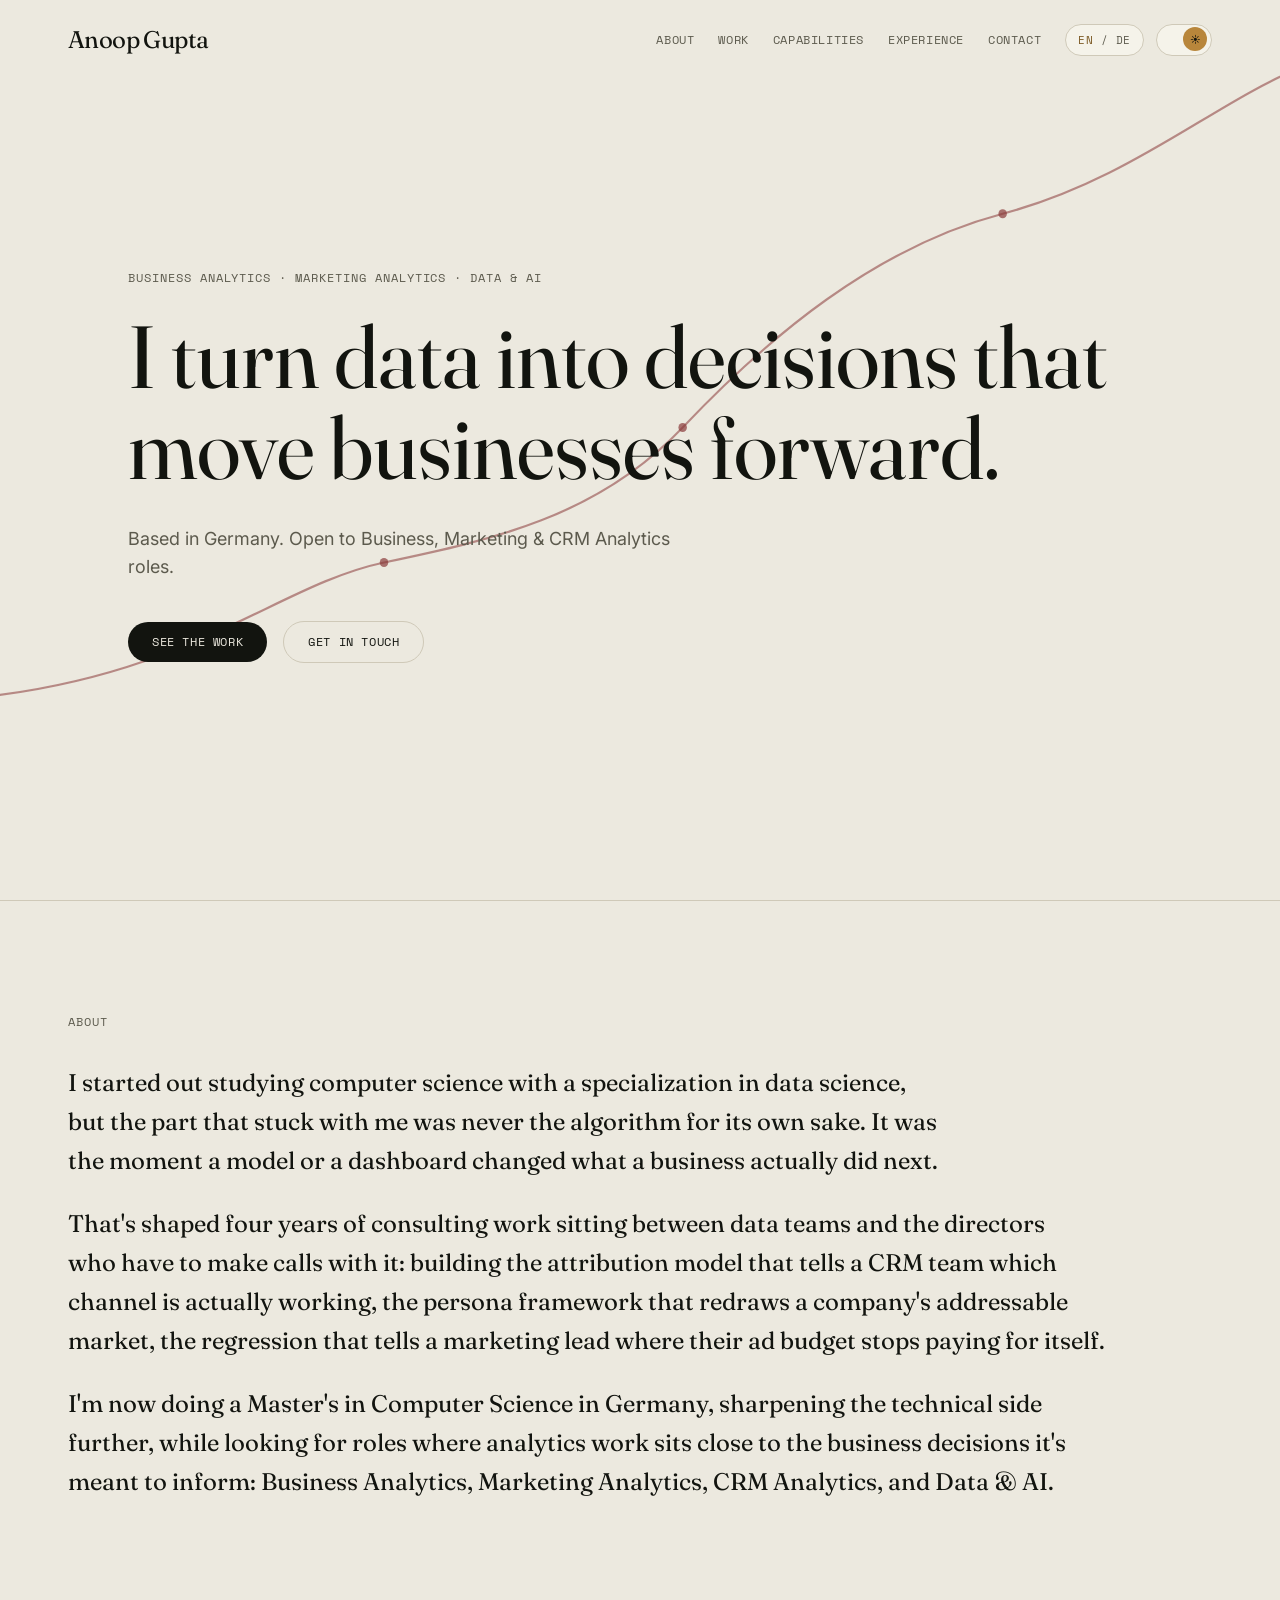
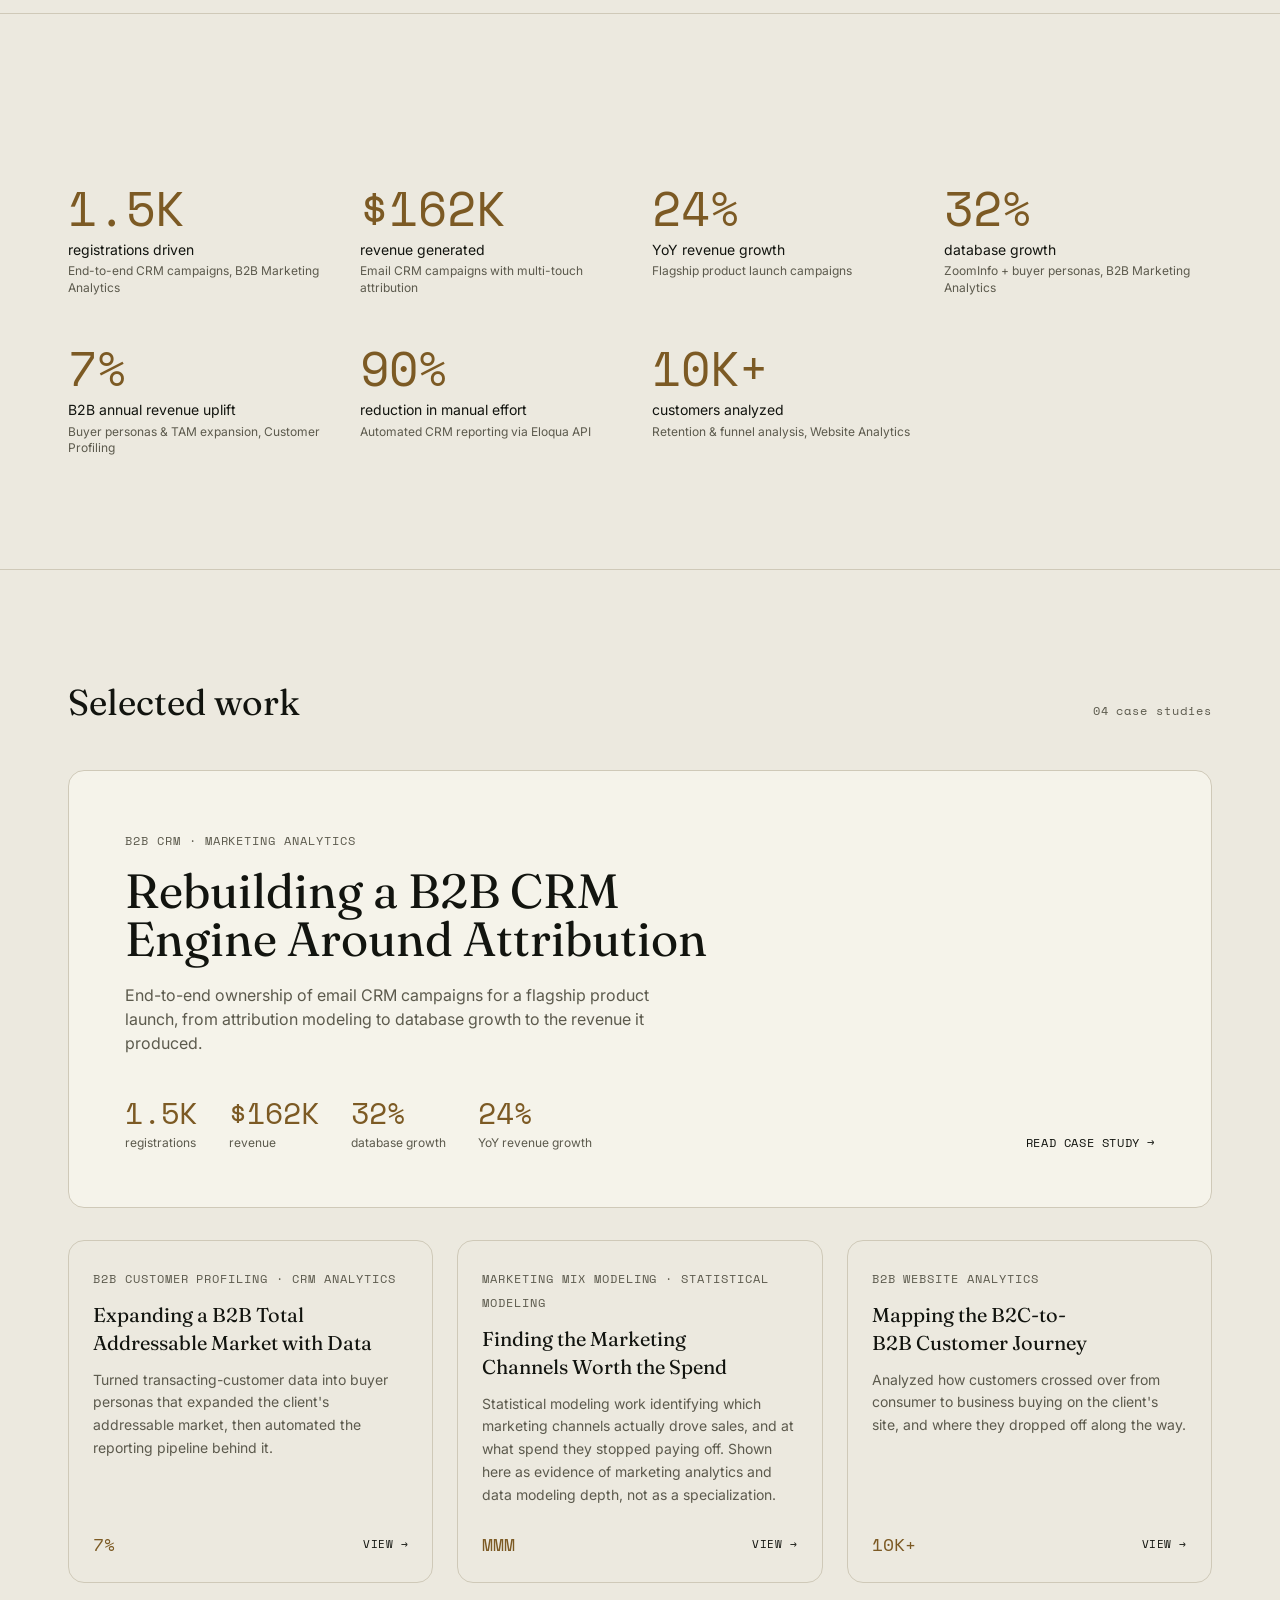
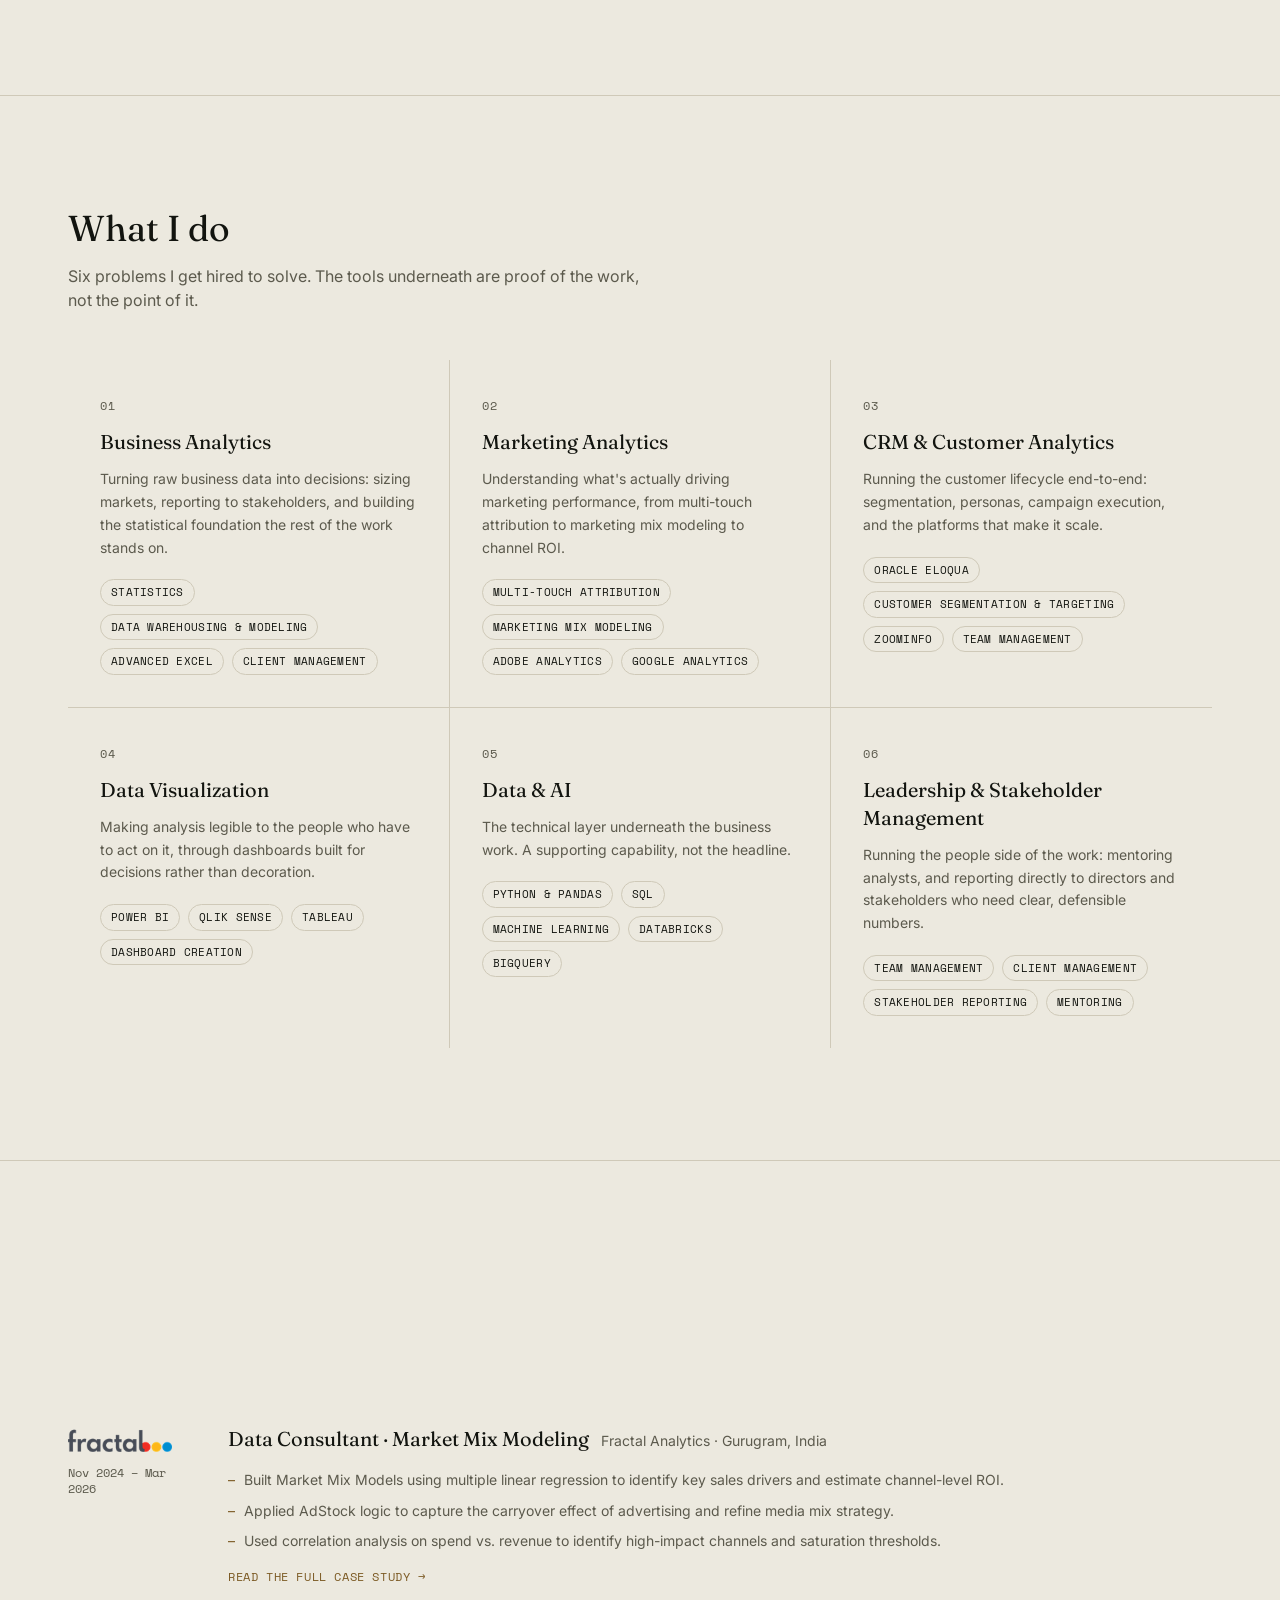
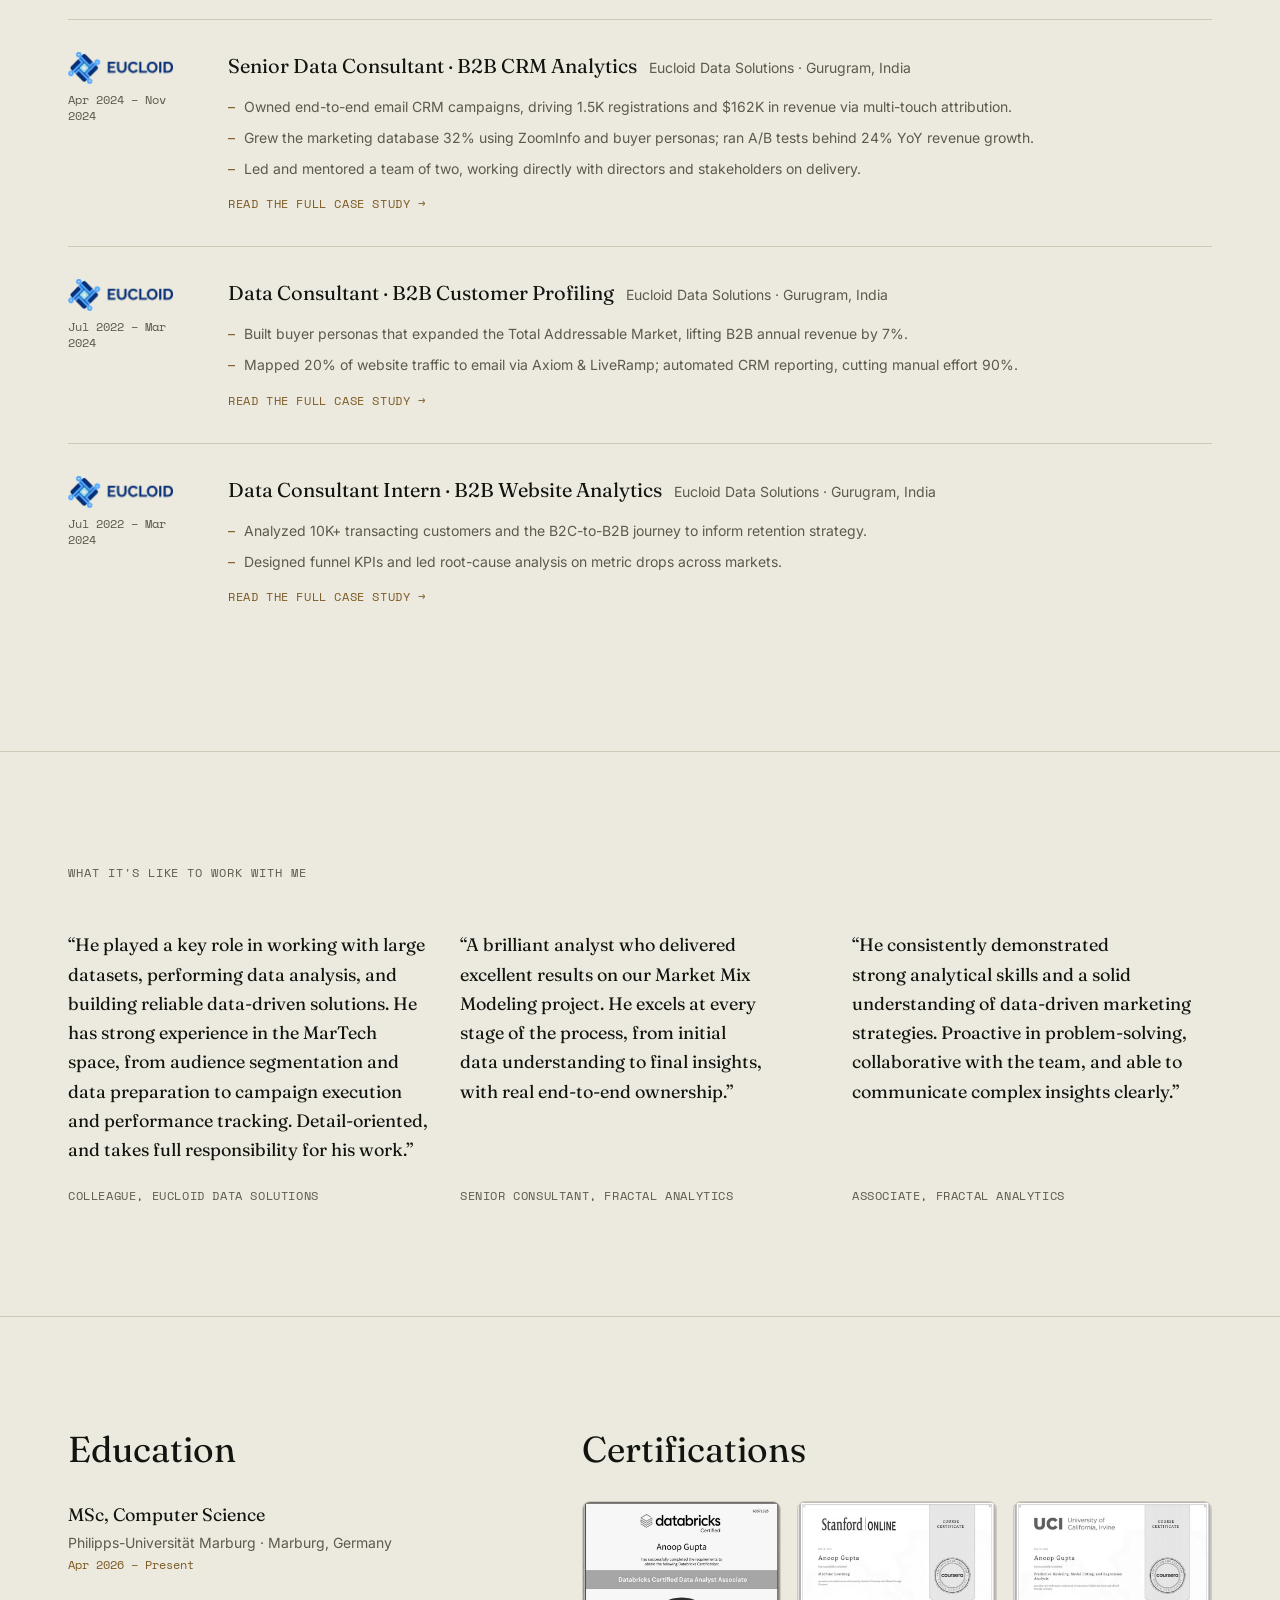
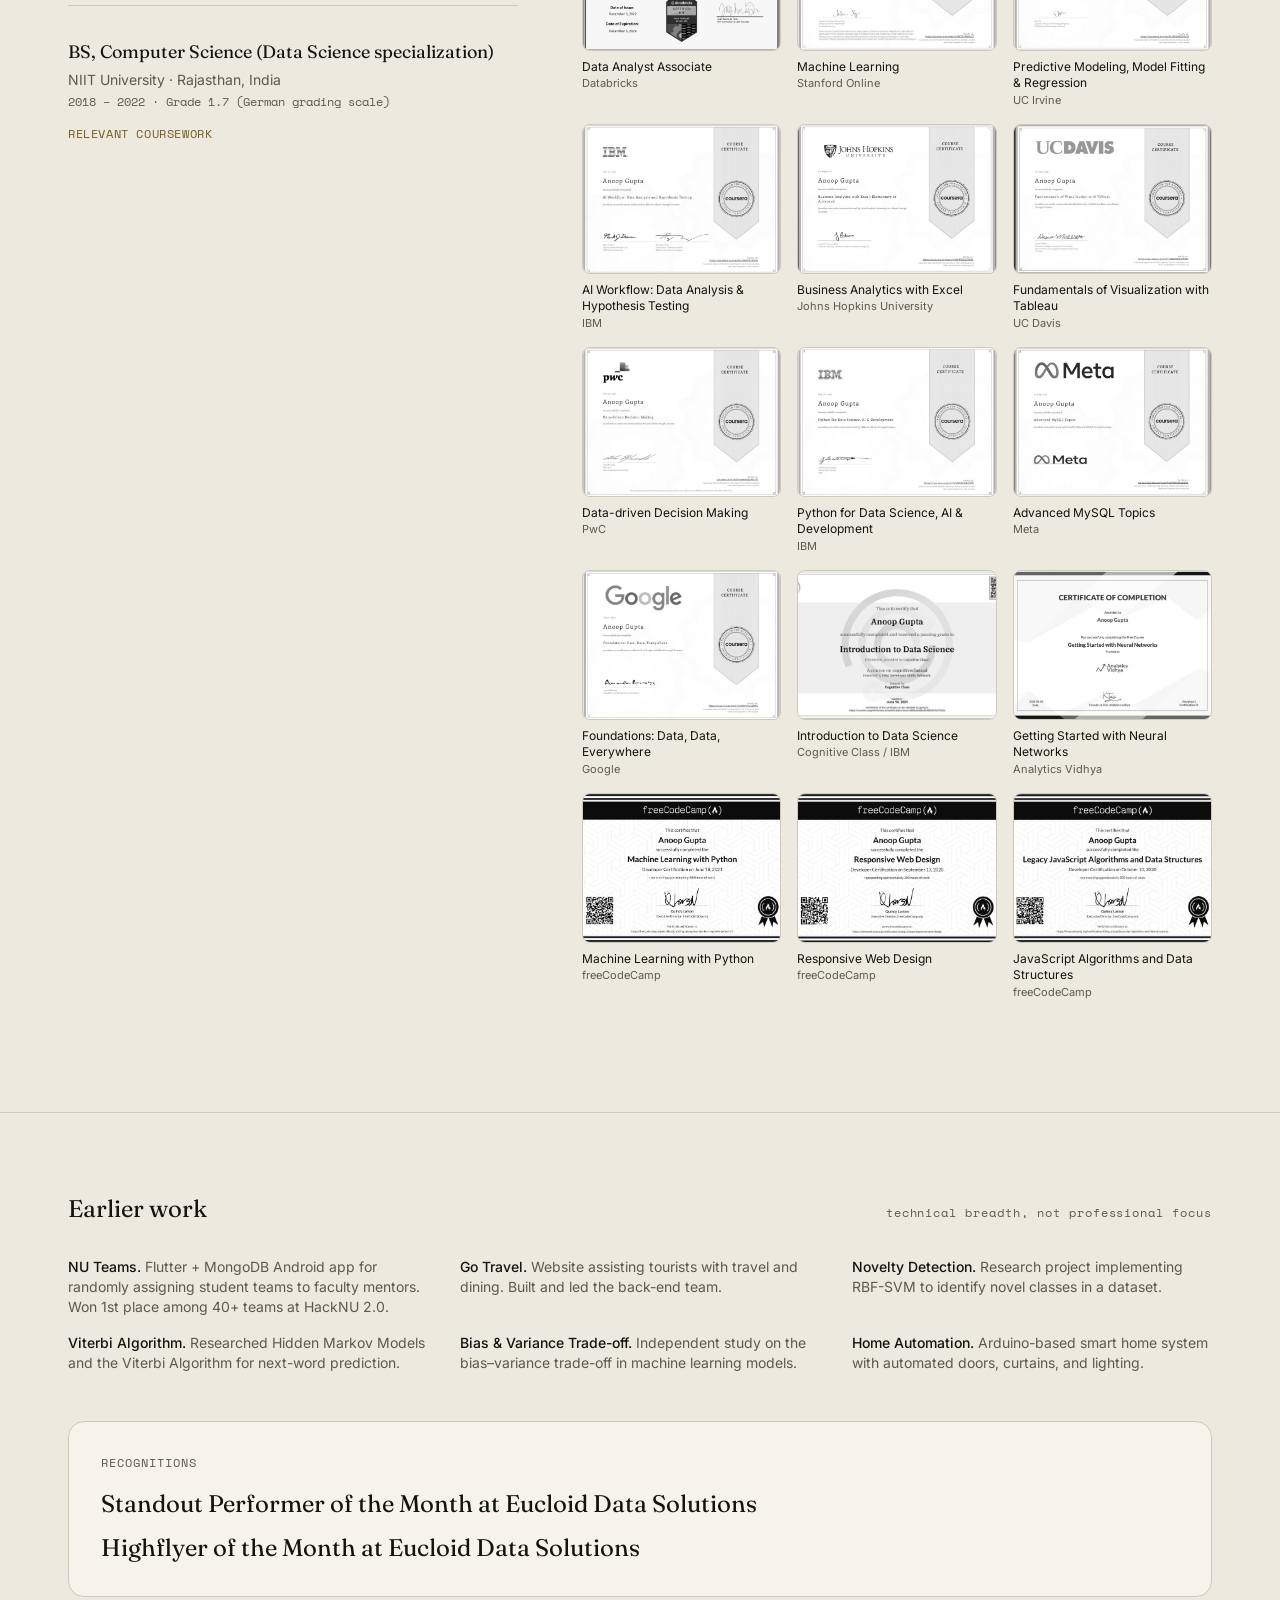
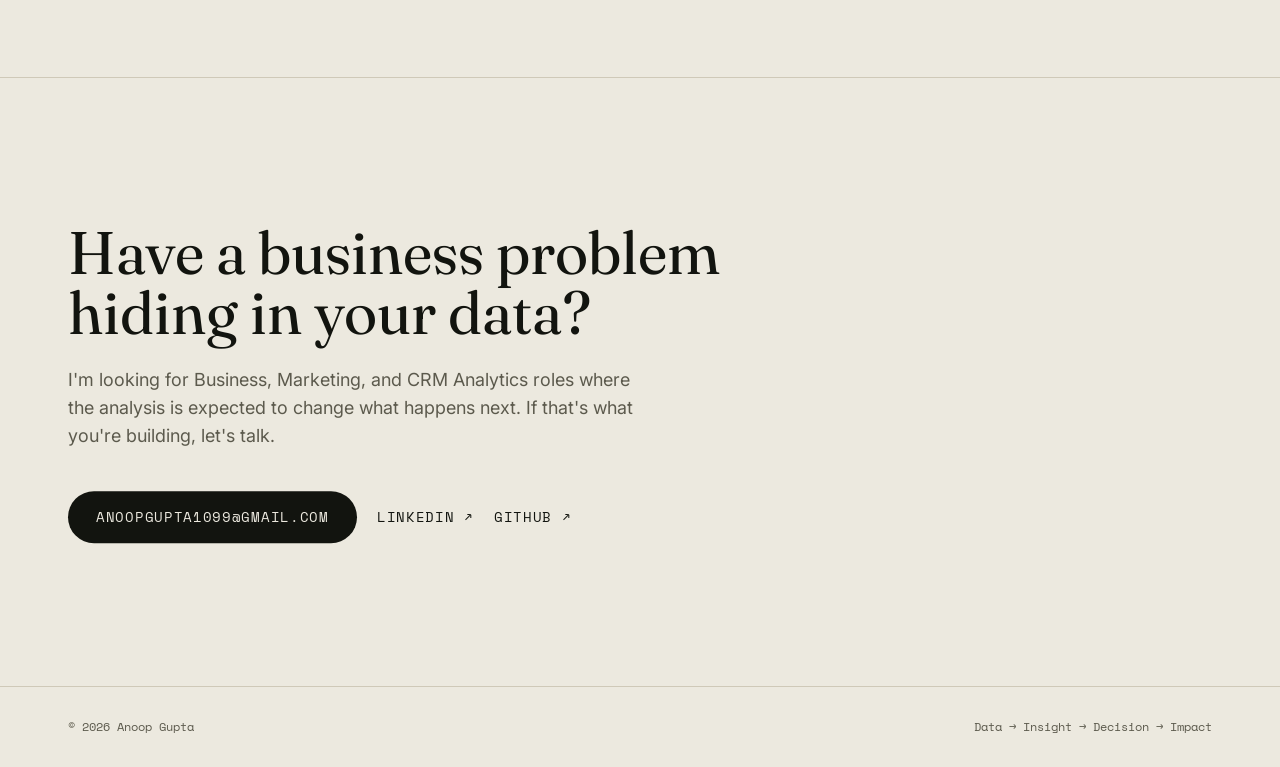
<file: index.html>
<!doctype html>
<html lang="en">
  <head>
    <meta charset="UTF-8" />
    <link rel="icon" type="image/svg+xml" href="/favicon.svg" />
    <meta name="viewport" content="width=device-width, initial-scale=1" />

    <title>Anoop Gupta - Business & Marketing Analytics</title>
    <meta name="description" content="Anoop Gupta turns data into decisions that move businesses forward. Business analytics, marketing & CRM analytics, and data & AI, with measurable revenue impact." />
    <meta name="author" content="Anoop Gupta" />
    <meta name="keywords" content="Anoop Gupta, Business Analytics, Marketing Analytics, CRM Analytics, Data Analytics, Marketing Attribution, Marketing Mix Modeling" />
    <link rel="canonical" href="https://anoop01234.github.io/" />

    <!-- Open Graph -->
    <meta property="og:type" content="website" />
    <meta property="og:url" content="https://anoop01234.github.io/" />
    <meta property="og:title" content="Anoop Gupta - Business & Marketing Analytics" />
    <meta property="og:description" content="I turn data into decisions that move businesses forward. Business Analytics · Marketing Analytics · Data & AI." />
    <meta property="og:image" content="https://anoop01234.github.io/images/og-cover.png" />
    <meta property="og:locale" content="en_US" />

    <!-- Twitter -->
    <meta name="twitter:card" content="summary_large_image" />
    <meta name="twitter:title" content="Anoop Gupta - Business & Marketing Analytics" />
    <meta name="twitter:description" content="I turn data into decisions that move businesses forward." />
    <meta name="twitter:image" content="https://anoop01234.github.io/images/og-cover.png" />

    <meta name="theme-color" content="#0d0f0c" />
    <link rel="preconnect" href="https://fonts.googleapis.com" />
    <link rel="preconnect" href="https://fonts.gstatic.com" crossorigin />
    <link href="https://fonts.googleapis.com/css2?family=Fraunces:opsz,wght@9..144,400;9..144,500;9..144,600;9..144,700&family=Inter:wght@400;500;600;700&family=Space+Mono:wght@400;700&display=swap" rel="stylesheet" />

    <script>
      // Restores the real path/query/hash if we arrived here via the
      // 404.html GitHub Pages SPA redirect trick. No-op on a normal visit.
      (function () {
        var l = window.location;
        if (l.search[1] === "p" && l.search.slice(1).split("&")[0].slice(2)) {
          var decoded = l.search.slice(1).split("&").reduce(function (acc, cur) {
            var parts = cur.split("=");
            acc[parts[0]] = parts[1].replace(/~and~/g, "&");
            return acc;
          }, {});
          window.history.replaceState(
            null,
            "",
            l.pathname.slice(0, -1) + (decoded.p || "") + (decoded.q ? "?" + decoded.q : "") + l.hash
          );
        }
      })();
    </script>
    <script>
      // Apply saved theme before paint to avoid flash-of-wrong-theme.
      (function () {
        try {
          var saved = localStorage.getItem('theme');
          var theme = saved || (window.matchMedia('(prefers-color-scheme: light)').matches ? 'light' : 'dark');
          document.documentElement.setAttribute('data-theme', theme);
        } catch (e) {}
      })();
    </script>
    <script>
      // Apply saved language before paint (mirrors the theme script above).
      (function () {
        try {
          var lang = localStorage.getItem('lang');
          if (lang === 'en' || lang === 'de') document.documentElement.setAttribute('lang', lang);
        } catch (e) {}
      })();
    </script>
    <script type="module" crossorigin src="/assets/index-q68iAzYy.js"></script>
    <link rel="stylesheet" crossorigin href="/assets/index-Dk2sVERt.css">
  </head>
  <body>
    <div id="root"></div>
  </body>
</html>
</file>
<file: assets/index-Dk2sVERt.css>
/*! tailwindcss v4.3.3 | MIT License | https://tailwindcss.com */
@layer properties{@supports (((-webkit-hyphens:none)) and (not (margin-trim:inline))) or ((-moz-orient:inline) and (not (color:rgb(from red r g b)))){*,:before,:after,::backdrop{--tw-rotate-x:initial;--tw-rotate-y:initial;--tw-rotate-z:initial;--tw-skew-x:initial;--tw-skew-y:initial;--tw-space-y-reverse:0;--tw-border-style:solid;--tw-leading:initial;--tw-font-weight:initial;--tw-tracking:initial;--tw-ordinal:initial;--tw-slashed-zero:initial;--tw-numeric-figure:initial;--tw-numeric-spacing:initial;--tw-numeric-fraction:initial;--tw-blur:initial;--tw-brightness:initial;--tw-contrast:initial;--tw-grayscale:initial;--tw-hue-rotate:initial;--tw-invert:initial;--tw-opacity:initial;--tw-saturate:initial;--tw-sepia:initial;--tw-drop-shadow:initial;--tw-drop-shadow-color:initial;--tw-drop-shadow-alpha:100%;--tw-drop-shadow-size:initial;--tw-duration:initial;--tw-ease:initial;--tw-translate-x:0;--tw-translate-y:0;--tw-translate-z:0}}}@layer theme{:root,:host{--font-sans:-apple-system, BlinkMacSystemFont, "Segoe UI", Roboto, "Helvetica Neue", "Noto Sans", Arial, sans-serif, "Apple Color Emoji", "Segoe UI Emoji", "Segoe UI Symbol", "Noto Color Emoji";--font-mono:"Space Mono", ui-monospace, "SF Mono", monospace;--spacing:.25rem;--container-xl:36rem;--container-2xl:42rem;--container-3xl:48rem;--container-5xl:64rem;--text-xs:.75rem;--text-xs--line-height:calc(1 / .75);--text-sm:.875rem;--text-sm--line-height:calc(1.25 / .875);--text-base:1rem;--text-base--line-height:calc(1.5 / 1);--text-lg:1.125rem;--text-lg--line-height:calc(1.75 / 1.125);--text-xl:1.25rem;--text-xl--line-height:calc(1.75 / 1.25);--text-2xl:1.5rem;--text-2xl--line-height:calc(2 / 1.5);--text-3xl:1.875rem;--text-3xl--line-height:calc(2.25 / 1.875);--text-4xl:2.25rem;--text-4xl--line-height:calc(2.5 / 2.25);--text-5xl:3rem;--text-5xl--line-height:1;--text-6xl:3.75rem;--text-6xl--line-height:1;--text-7xl:4.5rem;--text-7xl--line-height:1;--font-weight-medium:500;--tracking-tight:-.025em;--tracking-wide:.025em;--tracking-wider:.05em;--leading-snug:1.375;--leading-relaxed:1.625;--radius-lg:.5rem;--radius-2xl:1rem;--ease-out:cubic-bezier(0, 0, .2, 1);--default-transition-duration:.15s;--default-transition-timing-function:cubic-bezier(.4, 0, .2, 1);--default-font-family:var(--font-sans);--default-mono-font-family:var(--font-mono);--font-display:"Fraunces", ui-serif, Georgia, serif;--font-body:"Inter", ui-sans-serif, system-ui, sans-serif;--color-ink-950:#12140f;--color-ink-900:#1b1d17;--color-paper-50:#ece9df;--color-brass-500:#b8863b;--color-brass-400:#cb9c52;--color-oxblood-500:#8a3b3b;--color-oxblood-400:#a75151}}@layer base{*,:after,:before,::backdrop{box-sizing:border-box;border:0 solid;margin:0;padding:0}::file-selector-button{box-sizing:border-box;border:0 solid;margin:0;padding:0}html,:host{-webkit-text-size-adjust:100%;tab-size:4;line-height:1.5;font-family:var(--default-font-family,-apple-system, BlinkMacSystemFont, "Segoe UI", Roboto, "Helvetica Neue", "Noto Sans", Arial, sans-serif, "Apple Color Emoji", "Segoe UI Emoji", "Segoe UI Symbol", "Noto Color Emoji");font-feature-settings:var(--default-font-feature-settings,normal);font-variation-settings:var(--default-font-variation-settings,normal);-webkit-tap-highlight-color:transparent}hr{height:0;color:inherit;border-top-width:1px}abbr:where([title]){-webkit-text-decoration:underline dotted;text-decoration:underline dotted}h1,h2,h3,h4,h5,h6{font-size:inherit;font-weight:inherit}a{color:inherit;-webkit-text-decoration:inherit;-webkit-text-decoration:inherit;-webkit-text-decoration:inherit;-webkit-text-decoration:inherit;text-decoration:inherit}b,strong{font-weight:bolder}code,kbd,samp,pre{font-family:var(--default-mono-font-family,ui-monospace, SFMono-Regular, Menlo, Monaco, Consolas, "Liberation Mono", "Courier New", monospace);font-feature-settings:var(--default-mono-font-feature-settings,normal);font-variation-settings:var(--default-mono-font-variation-settings,normal);font-size:1em}small{font-size:80%}sub,sup{vertical-align:baseline;font-size:75%;line-height:0;position:relative}sub{bottom:-.25em}sup{top:-.5em}table{text-indent:0;border-color:inherit;border-collapse:collapse}:-moz-focusring:where(:not(iframe)){outline:auto}progress{vertical-align:baseline}summary{display:list-item}ol,ul,menu{list-style:none}img,svg,video,canvas,audio,iframe,embed,object{vertical-align:middle;display:block}img,video{max-width:100%;height:auto}button,input,select,optgroup,textarea{font:inherit;font-feature-settings:inherit;font-variation-settings:inherit;letter-spacing:inherit;color:inherit;opacity:1;background-color:#0000;border-radius:0}::file-selector-button{font:inherit;font-feature-settings:inherit;font-variation-settings:inherit;letter-spacing:inherit;color:inherit;opacity:1;background-color:#0000;border-radius:0}:where(select:is([multiple],[size])) optgroup{font-weight:bolder}:where(select:is([multiple],[size])) optgroup option{padding-inline-start:20px}::file-selector-button{margin-inline-end:4px}::placeholder{opacity:1}@supports (not ((-webkit-appearance:-apple-pay-button))) or (contain-intrinsic-size:1px){::placeholder{color:currentColor}@supports (color:color-mix(in lab, red, red)){::placeholder{color:color-mix(in oklab, currentcolor 50%, transparent)}}}textarea{resize:vertical}::-webkit-search-decoration{-webkit-appearance:none}::-webkit-date-and-time-value{min-height:1lh;text-align:inherit}::-webkit-datetime-edit{display:inline-flex}::-webkit-datetime-edit-fields-wrapper{padding:0}::-webkit-datetime-edit{padding-block:0}::-webkit-datetime-edit-year-field{padding-block:0}::-webkit-datetime-edit-month-field{padding-block:0}::-webkit-datetime-edit-day-field{padding-block:0}::-webkit-datetime-edit-hour-field{padding-block:0}::-webkit-datetime-edit-minute-field{padding-block:0}::-webkit-datetime-edit-second-field{padding-block:0}::-webkit-datetime-edit-millisecond-field{padding-block:0}::-webkit-datetime-edit-meridiem-field{padding-block:0}::-webkit-calendar-picker-indicator{line-height:1}:-moz-ui-invalid{box-shadow:none}button,input:where([type=button],[type=reset],[type=submit]){appearance:button}::file-selector-button{appearance:button}::-webkit-inner-spin-button{height:auto}::-webkit-outer-spin-button{height:auto}[hidden]:where(:not([hidden=until-found])){display:none!important}}@layer components;@layer utilities{.pointer-events-none{pointer-events:none}.visible{visibility:visible}.absolute{position:absolute}.fixed{position:fixed}.relative{position:relative}.inset-0{inset:0}.inset-x-0{inset-inline:0}.top-0{top:0}.top-0\.5{top:calc(var(--spacing) * .5)}.left-0{left:0}.isolate{isolation:isolate}.z-50{z-index:50}.mt-1{margin-top:var(--spacing)}.mt-2{margin-top:calc(var(--spacing) * 2)}.mt-3{margin-top:calc(var(--spacing) * 3)}.mt-4{margin-top:calc(var(--spacing) * 4)}.mt-5{margin-top:calc(var(--spacing) * 5)}.mt-6{margin-top:calc(var(--spacing) * 6)}.mt-8{margin-top:calc(var(--spacing) * 8)}.mt-10{margin-top:calc(var(--spacing) * 10)}.mt-12{margin-top:calc(var(--spacing) * 12)}.mt-14{margin-top:calc(var(--spacing) * 14)}.mt-16{margin-top:calc(var(--spacing) * 16)}.mt-20{margin-top:calc(var(--spacing) * 20)}.mb-3{margin-bottom:calc(var(--spacing) * 3)}.mb-4{margin-bottom:calc(var(--spacing) * 4)}.mb-6{margin-bottom:calc(var(--spacing) * 6)}.mb-8{margin-bottom:calc(var(--spacing) * 8)}.mb-10{margin-bottom:calc(var(--spacing) * 10)}.mb-12{margin-bottom:calc(var(--spacing) * 12)}.block{display:block}.contents{display:contents}.flex{display:flex}.grid{display:grid}.hidden{display:none}.inline{display:inline}.inline-block{display:inline-block}.inline-flex{display:inline-flex}.table{display:table}.aspect-\[4\/3\]{aspect-ratio:4/3}.h-6{height:calc(var(--spacing) * 6)}.h-8{height:calc(var(--spacing) * 8)}.h-9{height:calc(var(--spacing) * 9)}.h-16{height:calc(var(--spacing) * 16)}.h-full{height:100%}.h-px{height:1px}.min-h-\[100svh\]{min-height:100svh}.w-5{width:calc(var(--spacing) * 5)}.w-6{width:calc(var(--spacing) * 6)}.w-9{width:calc(var(--spacing) * 9)}.w-14{width:calc(var(--spacing) * 14)}.w-auto{width:auto}.w-full{width:100%}.max-w-2xl{max-width:var(--container-2xl)}.max-w-3xl{max-width:var(--container-3xl)}.max-w-5xl{max-width:var(--container-5xl)}.max-w-xl{max-width:var(--container-xl)}.shrink-0{flex-shrink:0}.grow{flex-grow:1}.transform{transform:var(--tw-rotate-x,) var(--tw-rotate-y,) var(--tw-rotate-z,) var(--tw-skew-x,) var(--tw-skew-y,)}.scroll-mt-20{scroll-margin-top:calc(var(--spacing) * 20)}.grid-cols-1{grid-template-columns:repeat(1,minmax(0,1fr))}.grid-cols-2{grid-template-columns:repeat(2,minmax(0,1fr))}.flex-col{flex-direction:column}.flex-wrap{flex-wrap:wrap}.items-baseline{align-items:baseline}.items-center{align-items:center}.items-end{align-items:flex-end}.justify-between{justify-content:space-between}.justify-center{justify-content:center}.gap-1\.5{gap:calc(var(--spacing) * 1.5)}.gap-2{gap:calc(var(--spacing) * 2)}.gap-3{gap:calc(var(--spacing) * 3)}.gap-4{gap:calc(var(--spacing) * 4)}.gap-5{gap:calc(var(--spacing) * 5)}.gap-6{gap:calc(var(--spacing) * 6)}.gap-8{gap:calc(var(--spacing) * 8)}.gap-16{gap:calc(var(--spacing) * 16)}.gap-px{gap:1px}:where(.space-y-2>:not(:last-child)){--tw-space-y-reverse:0;margin-block-start:calc(calc(var(--spacing) * 2) * var(--tw-space-y-reverse));margin-block-end:calc(calc(var(--spacing) * 2) * calc(1 - var(--tw-space-y-reverse)))}:where(.space-y-6>:not(:last-child)){--tw-space-y-reverse:0;margin-block-start:calc(calc(var(--spacing) * 6) * var(--tw-space-y-reverse));margin-block-end:calc(calc(var(--spacing) * 6) * calc(1 - var(--tw-space-y-reverse)))}:where(.space-y-8>:not(:last-child)){--tw-space-y-reverse:0;margin-block-start:calc(calc(var(--spacing) * 8) * var(--tw-space-y-reverse));margin-block-end:calc(calc(var(--spacing) * 8) * calc(1 - var(--tw-space-y-reverse)))}:where(.space-y-12>:not(:last-child)){--tw-space-y-reverse:0;margin-block-start:calc(calc(var(--spacing) * 12) * var(--tw-space-y-reverse));margin-block-end:calc(calc(var(--spacing) * 12) * calc(1 - var(--tw-space-y-reverse)))}.gap-x-3{column-gap:calc(var(--spacing) * 3)}.gap-x-4{column-gap:calc(var(--spacing) * 4)}.gap-x-6{column-gap:calc(var(--spacing) * 6)}.gap-x-8{column-gap:calc(var(--spacing) * 8)}.gap-x-12{column-gap:calc(var(--spacing) * 12)}.gap-y-1{row-gap:var(--spacing)}.gap-y-1\.5{row-gap:calc(var(--spacing) * 1.5)}.gap-y-3{row-gap:calc(var(--spacing) * 3)}.gap-y-4{row-gap:calc(var(--spacing) * 4)}.gap-y-12{row-gap:calc(var(--spacing) * 12)}.overflow-hidden{overflow:hidden}.rounded-2xl{border-radius:var(--radius-2xl)}.rounded-full{border-radius:2147483647px}.rounded-lg{border-radius:var(--radius-lg)}.border{border-style:var(--tw-border-style);border-width:1px}.border-t{border-top-style:var(--tw-border-style);border-top-width:1px}.border-l-2{border-left-style:var(--tw-border-style);border-left-width:2px}.bg-current{background-color:currentColor}.object-contain{object-fit:contain}.object-cover{object-fit:cover}.p-6{padding:calc(var(--spacing) * 6)}.p-8{padding:calc(var(--spacing) * 8)}.px-2\.5{padding-inline:calc(var(--spacing) * 2.5)}.px-3{padding-inline:calc(var(--spacing) * 3)}.px-6{padding-inline:calc(var(--spacing) * 6)}.px-7{padding-inline:calc(var(--spacing) * 7)}.py-1{padding-block:var(--spacing)}.py-1\.5{padding-block:calc(var(--spacing) * 1.5)}.py-3{padding-block:calc(var(--spacing) * 3)}.py-4{padding-block:calc(var(--spacing) * 4)}.py-8{padding-block:calc(var(--spacing) * 8)}.py-16{padding-block:calc(var(--spacing) * 16)}.py-20{padding-block:calc(var(--spacing) * 20)}.py-24{padding-block:calc(var(--spacing) * 24)}.pt-6{padding-top:calc(var(--spacing) * 6)}.pt-8{padding-top:calc(var(--spacing) * 8)}.pt-10{padding-top:calc(var(--spacing) * 10)}.pt-24{padding-top:calc(var(--spacing) * 24)}.pt-32{padding-top:calc(var(--spacing) * 32)}.pb-6{padding-bottom:calc(var(--spacing) * 6)}.pb-16{padding-bottom:calc(var(--spacing) * 16)}.pb-24{padding-bottom:calc(var(--spacing) * 24)}.pl-4{padding-left:calc(var(--spacing) * 4)}.text-right{text-align:right}.font-display{font-family:var(--font-display)}.font-mono{font-family:var(--font-mono)}.text-2xl{font-size:var(--text-2xl);line-height:var(--tw-leading,var(--text-2xl--line-height))}.text-3xl{font-size:var(--text-3xl);line-height:var(--tw-leading,var(--text-3xl--line-height))}.text-4xl{font-size:var(--text-4xl);line-height:var(--tw-leading,var(--text-4xl--line-height))}.text-base{font-size:var(--text-base);line-height:var(--tw-leading,var(--text-base--line-height))}.text-lg{font-size:var(--text-lg);line-height:var(--tw-leading,var(--text-lg--line-height))}.text-sm{font-size:var(--text-sm);line-height:var(--tw-leading,var(--text-sm--line-height))}.text-xl{font-size:var(--text-xl);line-height:var(--tw-leading,var(--text-xl--line-height))}.text-xs{font-size:var(--text-xs);line-height:var(--tw-leading,var(--text-xs--line-height))}.text-\[2\.6rem\]{font-size:2.6rem}.text-\[10px\]{font-size:10px}.text-\[11px\]{font-size:11px}.leading-\[1\.08\]{--tw-leading:1.08;line-height:1.08}.leading-relaxed{--tw-leading:var(--leading-relaxed);line-height:var(--leading-relaxed)}.leading-snug{--tw-leading:var(--leading-snug);line-height:var(--leading-snug)}.font-medium{--tw-font-weight:var(--font-weight-medium);font-weight:var(--font-weight-medium)}.tracking-tight{--tw-tracking:var(--tracking-tight);letter-spacing:var(--tracking-tight)}.tracking-wide{--tw-tracking:var(--tracking-wide);letter-spacing:var(--tracking-wide)}.tracking-wider{--tw-tracking:var(--tracking-wider);letter-spacing:var(--tracking-wider)}.text-balance{text-wrap:balance}.whitespace-nowrap{white-space:nowrap}.uppercase{text-transform:uppercase}.italic{font-style:italic}.tabular-nums{--tw-numeric-spacing:tabular-nums;font-variant-numeric:var(--tw-ordinal,) var(--tw-slashed-zero,) var(--tw-numeric-figure,) var(--tw-numeric-spacing,) var(--tw-numeric-fraction,)}.grayscale{--tw-grayscale:grayscale(100%);filter:var(--tw-blur,) var(--tw-brightness,) var(--tw-contrast,) var(--tw-grayscale,) var(--tw-hue-rotate,) var(--tw-invert,) var(--tw-saturate,) var(--tw-sepia,) var(--tw-drop-shadow,)}.filter{filter:var(--tw-blur,) var(--tw-brightness,) var(--tw-contrast,) var(--tw-grayscale,) var(--tw-hue-rotate,) var(--tw-invert,) var(--tw-saturate,) var(--tw-sepia,) var(--tw-drop-shadow,)}.transition{transition-property:color,background-color,border-color,outline-color,text-decoration-color,fill,stroke,--tw-gradient-from,--tw-gradient-via,--tw-gradient-to,opacity,box-shadow,transform,translate,scale,rotate,filter,-webkit-backdrop-filter,backdrop-filter,display,content-visibility,overlay,pointer-events;transition-timing-function:var(--tw-ease,var(--default-transition-timing-function));transition-duration:var(--tw-duration,var(--default-transition-duration))}.transition-all{transition-property:all;transition-timing-function:var(--tw-ease,var(--default-transition-timing-function));transition-duration:var(--tw-duration,var(--default-transition-duration))}.transition-colors{transition-property:color,background-color,border-color,outline-color,text-decoration-color,fill,stroke,--tw-gradient-from,--tw-gradient-via,--tw-gradient-to;transition-timing-function:var(--tw-ease,var(--default-transition-timing-function));transition-duration:var(--tw-duration,var(--default-transition-duration))}.transition-transform{transition-property:transform,translate,scale,rotate;transition-timing-function:var(--tw-ease,var(--default-transition-timing-function));transition-duration:var(--tw-duration,var(--default-transition-duration))}.duration-300{--tw-duration:.3s;transition-duration:.3s}.ease-out{--tw-ease:var(--ease-out);transition-timing-function:var(--ease-out)}@media (hover:hover){.group-hover\:grayscale-0:is(:where(.group):hover *){--tw-grayscale:grayscale(0%);filter:var(--tw-blur,) var(--tw-brightness,) var(--tw-contrast,) var(--tw-grayscale,) var(--tw-hue-rotate,) var(--tw-invert,) var(--tw-saturate,) var(--tw-sepia,) var(--tw-drop-shadow,)}.hover\:-translate-y-0\.5:hover{--tw-translate-y:calc(var(--spacing) * -.5);translate:var(--tw-translate-x) var(--tw-translate-y)}.hover\:underline:hover{text-decoration-line:underline}}@media (width>=420px){.xs\:grid-cols-2{grid-template-columns:repeat(2,minmax(0,1fr))}}@media (width>=40rem){.sm\:inline{display:inline}.sm\:grid-cols-2{grid-template-columns:repeat(2,minmax(0,1fr))}.sm\:grid-cols-3{grid-template-columns:repeat(3,minmax(0,1fr))}.sm\:grid-cols-4{grid-template-columns:repeat(4,minmax(0,1fr))}.sm\:flex-row{flex-direction:row}.sm\:p-10{padding:calc(var(--spacing) * 10)}.sm\:text-2xl{font-size:var(--text-2xl);line-height:var(--tw-leading,var(--text-2xl--line-height))}.sm\:text-4xl{font-size:var(--text-4xl);line-height:var(--tw-leading,var(--text-4xl--line-height))}.sm\:text-5xl{font-size:var(--text-5xl);line-height:var(--tw-leading,var(--text-5xl--line-height))}.sm\:text-6xl{font-size:var(--text-6xl);line-height:var(--tw-leading,var(--text-6xl--line-height))}.sm\:text-lg{font-size:var(--text-lg);line-height:var(--tw-leading,var(--text-lg--line-height))}}@media (width>=48rem){.md\:flex{display:flex}.md\:hidden{display:none}.md\:h-20{height:calc(var(--spacing) * 20)}.md\:grid-cols-2{grid-template-columns:repeat(2,minmax(0,1fr))}.md\:grid-cols-3{grid-template-columns:repeat(3,minmax(0,1fr))}.md\:grid-cols-4{grid-template-columns:repeat(4,minmax(0,1fr))}.md\:grid-cols-\[120px_1fr\]{grid-template-columns:120px 1fr}.md\:flex-col{flex-direction:column}.md\:items-start{align-items:flex-start}.md\:gap-2{gap:calc(var(--spacing) * 2)}.md\:gap-10{gap:calc(var(--spacing) * 10)}.md\:p-14{padding:calc(var(--spacing) * 14)}.md\:py-20{padding-block:calc(var(--spacing) * 20)}.md\:py-28{padding-block:calc(var(--spacing) * 28)}.md\:py-36{padding-block:calc(var(--spacing) * 36)}.md\:text-3xl{font-size:var(--text-3xl);line-height:var(--tw-leading,var(--text-3xl--line-height))}.md\:text-4xl{font-size:var(--text-4xl);line-height:var(--tw-leading,var(--text-4xl--line-height))}.md\:text-5xl{font-size:var(--text-5xl);line-height:var(--tw-leading,var(--text-5xl--line-height))}.md\:text-6xl{font-size:var(--text-6xl);line-height:var(--tw-leading,var(--text-6xl--line-height))}.md\:text-7xl{font-size:var(--text-7xl);line-height:var(--tw-leading,var(--text-7xl--line-height))}}@media (width>=64rem){.lg\:grid-cols-3{grid-template-columns:repeat(3,minmax(0,1fr))}.lg\:grid-cols-\[1fr_1\.4fr\]{grid-template-columns:1fr 1.4fr}.lg\:text-\[5\.5rem\]{font-size:5.5rem}.lg\:leading-\[1\.03\]{--tw-leading:1.03;line-height:1.03}}}:root[data-theme=dark]{--bg:var(--color-ink-950);--bg-raised:var(--color-ink-900);--fg:var(--color-paper-50);--fg-muted:#a7a293;--line:#33352c;--accent:var(--color-brass-400);--accent-strong:var(--color-brass-500);--data:var(--color-oxblood-400);--btn-bg:var(--color-brass-400);--btn-fg:var(--color-ink-950)}:root[data-theme=light]{--bg:var(--color-paper-50);--bg-raised:#f5f3ea;--fg:var(--color-ink-950);--fg-muted:#5c5a4d;--line:#cfc9b8;--accent:#7c5a24;--accent-strong:var(--color-brass-500);--data:var(--color-oxblood-500);--btn-bg:var(--color-ink-950);--btn-fg:var(--color-paper-50)}*{border-color:var(--line)}html{scroll-behavior:smooth}@media (prefers-reduced-motion:reduce){html{scroll-behavior:auto}*,:before,:after{scroll-behavior:auto!important;transition-duration:.001ms!important;animation-duration:.001ms!important;animation-iteration-count:1!important}}body{background-color:var(--bg);color:var(--fg);font-family:var(--font-body);-webkit-font-smoothing:antialiased;transition:background-color .3s,color .3s}::selection{background:var(--accent);color:var(--color-ink-950)}:focus-visible{outline:2px solid var(--accent);outline-offset:3px;border-radius:2px}.font-display{font-family:var(--font-display)}.font-mono{font-family:var(--font-mono);font-variant-numeric:tabular-nums}.text-balance{text-wrap:balance}.container-page{max-width:1240px;margin-inline:auto;padding-inline:1.5rem}@media (width>=768px){.container-page{padding-inline:3rem}}.rule{border-top:1px solid var(--line)}.bg-app{background-color:var(--bg)}.bg-raised{background-color:var(--bg-raised)}.text-fg{color:var(--fg)}.text-muted{color:var(--fg-muted)}.text-accent{color:var(--accent)}.text-data{color:var(--data)}.border-line{border-color:var(--line)}.ledger-index{font-family:var(--font-mono);color:var(--fg-muted);letter-spacing:.08em;font-size:.75rem}@property --tw-rotate-x{syntax:"*";inherits:false}@property --tw-rotate-y{syntax:"*";inherits:false}@property --tw-rotate-z{syntax:"*";inherits:false}@property --tw-skew-x{syntax:"*";inherits:false}@property --tw-skew-y{syntax:"*";inherits:false}@property --tw-space-y-reverse{syntax:"*";inherits:false;initial-value:0}@property --tw-border-style{syntax:"*";inherits:false;initial-value:solid}@property --tw-leading{syntax:"*";inherits:false}@property --tw-font-weight{syntax:"*";inherits:false}@property --tw-tracking{syntax:"*";inherits:false}@property --tw-ordinal{syntax:"*";inherits:false}@property --tw-slashed-zero{syntax:"*";inherits:false}@property --tw-numeric-figure{syntax:"*";inherits:false}@property --tw-numeric-spacing{syntax:"*";inherits:false}@property --tw-numeric-fraction{syntax:"*";inherits:false}@property --tw-blur{syntax:"*";inherits:false}@property --tw-brightness{syntax:"*";inherits:false}@property --tw-contrast{syntax:"*";inherits:false}@property --tw-grayscale{syntax:"*";inherits:false}@property --tw-hue-rotate{syntax:"*";inherits:false}@property --tw-invert{syntax:"*";inherits:false}@property --tw-opacity{syntax:"*";inherits:false}@property --tw-saturate{syntax:"*";inherits:false}@property --tw-sepia{syntax:"*";inherits:false}@property --tw-drop-shadow{syntax:"*";inherits:false}@property --tw-drop-shadow-color{syntax:"*";inherits:false}@property --tw-drop-shadow-alpha{syntax:"<percentage>";inherits:false;initial-value:100%}@property --tw-drop-shadow-size{syntax:"*";inherits:false}@property --tw-duration{syntax:"*";inherits:false}@property --tw-ease{syntax:"*";inherits:false}@property --tw-translate-x{syntax:"*";inherits:false;initial-value:0}@property --tw-translate-y{syntax:"*";inherits:false;initial-value:0}@property --tw-translate-z{syntax:"*";inherits:false;initial-value:0}
</file>
